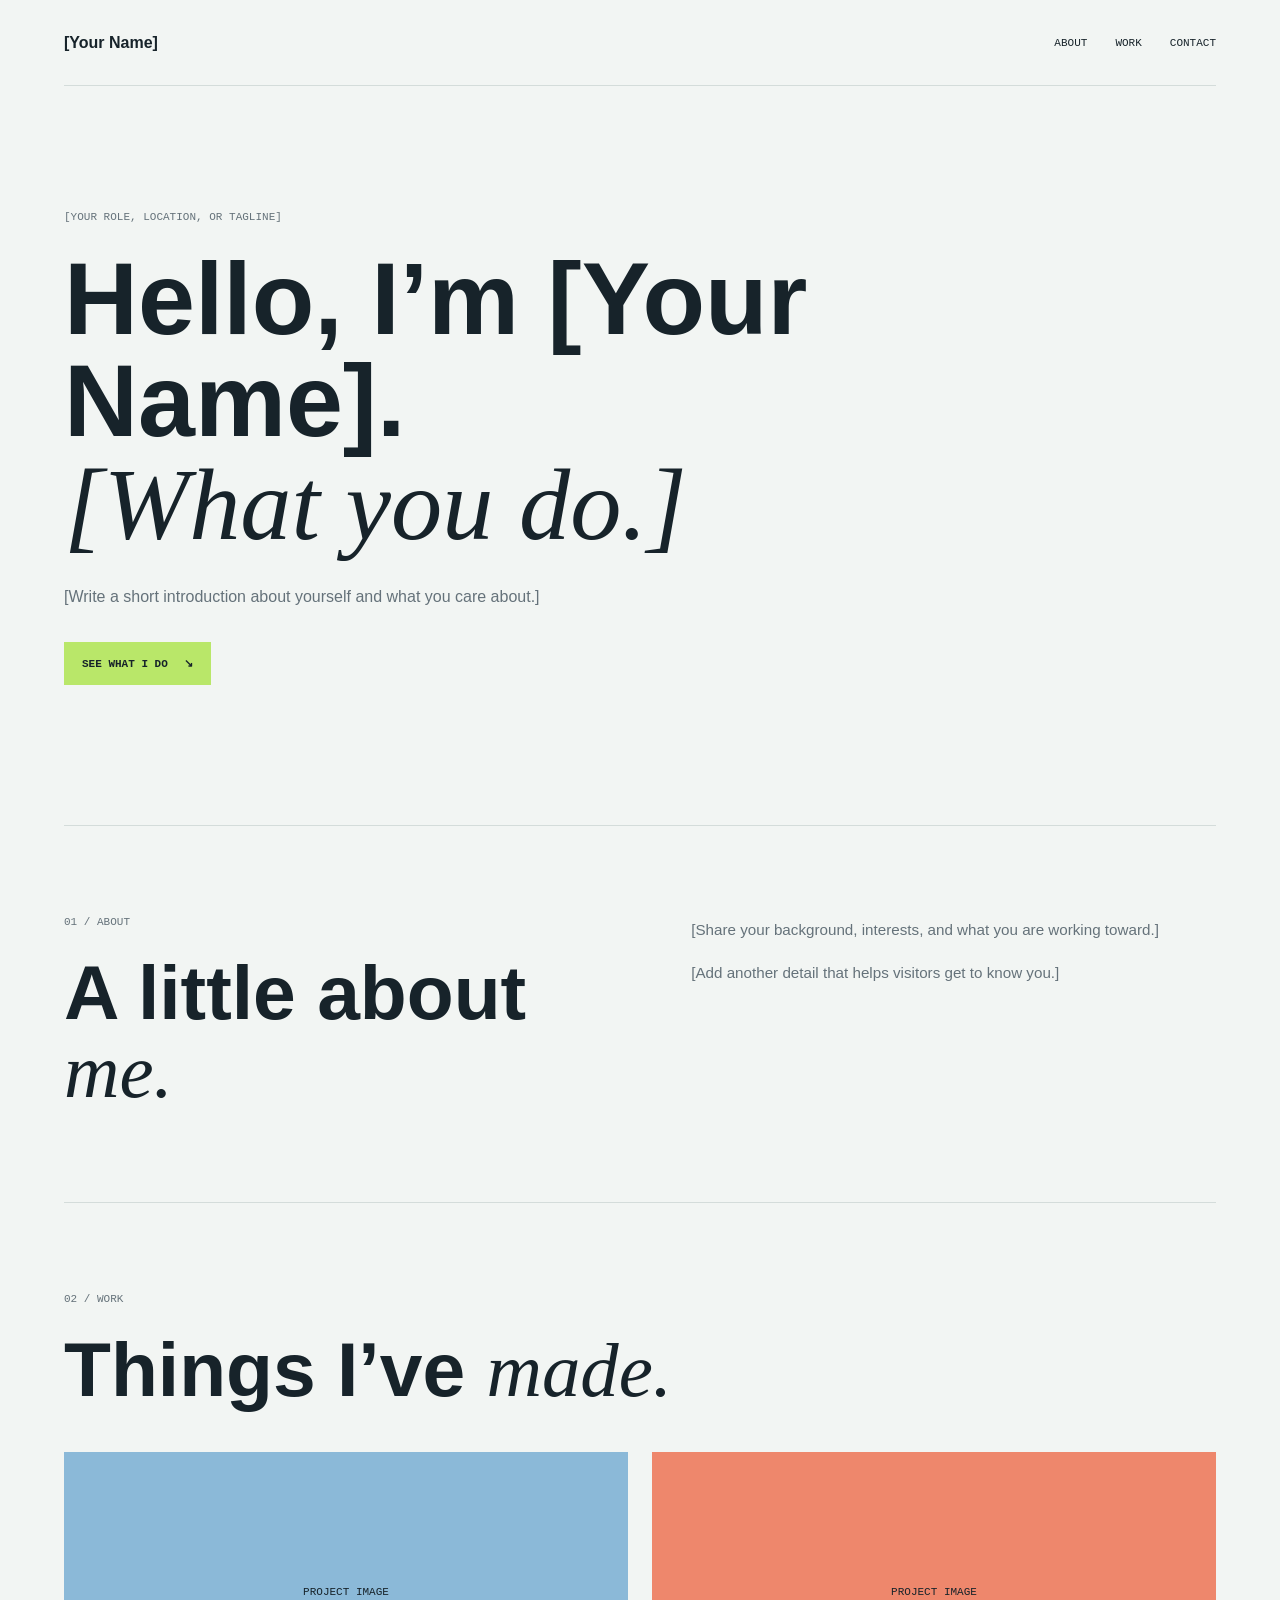
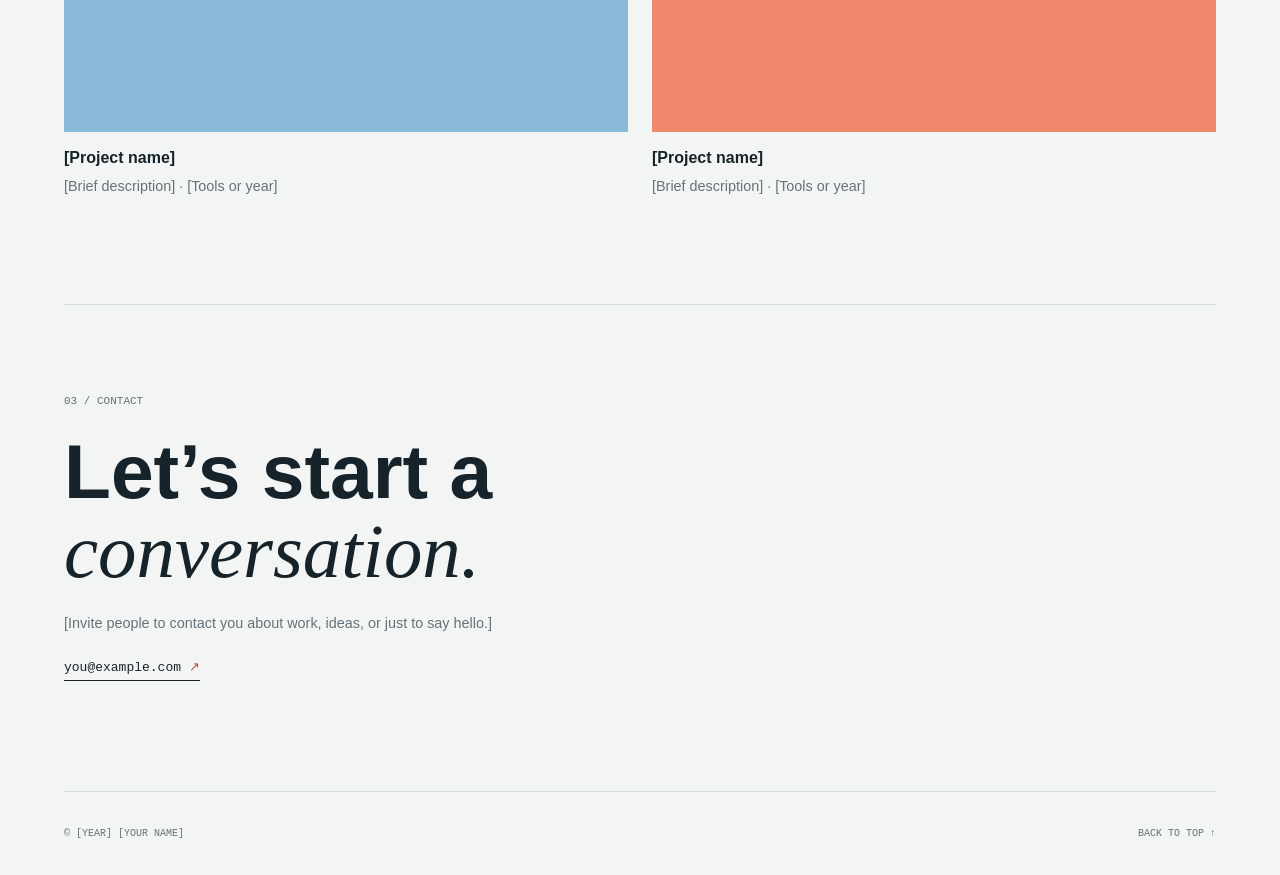
<file: skeleton.html>
<!doctype html>
<html lang="en">
<head>
  <meta charset="UTF-8">
  <meta name="viewport" content="width=device-width, initial-scale=1.0">
  <meta name="description" content="[A short description about you]">
  <title>[Your Name] | Personal Website</title>
  <link rel="stylesheet" href="skeleton.css">
</head>
<body>
  <div class="page-shell">
    <header class="site-header">
      <a class="brand" href="#top">[Your Name]</a>
      <nav aria-label="Main navigation">
        <a href="#about">About</a>
        <a href="#work">Work</a>
        <a href="#contact">Contact</a>
      </nav>
    </header>

    <main id="top">
      <section class="hero" aria-labelledby="hero-title">
        <p class="eyebrow">[Your role, location, or tagline]</p>
        <h1 id="hero-title">Hello, I’m [Your Name].<br><em>[What you do.]</em></h1>
        <p class="intro">[Write a short introduction about yourself and what you care about.]</p>
        <a class="button" href="#work">See what I do <span aria-hidden="true">↘</span></a>
      </section>

      <section class="section about" id="about" aria-labelledby="about-title">
        <div>
          <p class="eyebrow">01 / About</p>
          <h2 id="about-title">A little about <em>me.</em></h2>
        </div>
        <div class="section-copy">
          <p>[Share your background, interests, and what you are working toward.]</p>
          <p>[Add another detail that helps visitors get to know you.]</p>
        </div>
      </section>

      <section class="section" id="work" aria-labelledby="work-title">
        <p class="eyebrow">02 / Work</p>
        <h2 id="work-title">Things I’ve <em>made.</em></h2>
        <div class="work-grid">
          <article class="work-item">
            <div class="work-placeholder" aria-hidden="true">Project image</div>
            <h3>[Project name]</h3>
            <p>[Brief description] · [Tools or year]</p>
          </article>
          <article class="work-item">
            <div class="work-placeholder alternate" aria-hidden="true">Project image</div>
            <h3>[Project name]</h3>
            <p>[Brief description] · [Tools or year]</p>
          </article>
        </div>
      </section>

      <section class="section contact" id="contact" aria-labelledby="contact-title">
        <p class="eyebrow">03 / Contact</p>
        <h2 id="contact-title">Let’s start a <em>conversation.</em></h2>
        <p>[Invite people to contact you about work, ideas, or just to say hello.]</p>
        <a class="contact-link" href="mailto:you@example.com">you@example.com <span aria-hidden="true">↗</span></a>
      </section>
    </main>

    <footer class="site-footer">
      <span>© [Year] [Your Name]</span>
      <a href="#top">Back to top ↑</a>
    </footer>
  </div>
</body>
</html>
</file>
<file: skeleton.css>
:root {
  --ink: #17232a;
  --paper: #f2f5f3;
  --muted: #65727a;
  --line: #d4dcda;
  --lime: #b9e769;
  --coral: #ee876c;
  --blue: #8bb9d8;
  --serif: Georgia, 'Times New Roman', serif;
  --sans: 'Trebuchet MS', sans-serif;
  --mono: 'Courier New', monospace;
}

* { box-sizing: border-box; }
html { scroll-behavior: smooth; }
body { margin: 0; background: var(--paper); color: var(--ink); font-family: var(--sans); }
a { color: inherit; text-decoration: none; }
a:focus-visible { outline: 2px solid var(--coral); outline-offset: 5px; }
.page-shell { max-width: 1440px; margin: 0 auto; padding: 0 5vw; }
.site-header { min-height: 86px; display: flex; align-items: center; justify-content: space-between; border-bottom: 1px solid var(--line); }
.brand { font-size: 1rem; font-weight: 800; }
nav { display: flex; gap: 28px; font: 11px var(--mono); text-transform: uppercase; }
nav a:hover, .site-footer a:hover { color: #b75037; }
.hero { padding: 125px 0 140px; }
.eyebrow { margin: 0 0 25px; color: var(--muted); font: 11px var(--mono); text-transform: uppercase; }
h1, h2, p { margin-top: 0; }
h1 { max-width: 960px; margin-bottom: 27px; font-size: clamp(3.4rem, 8vw, 7rem); line-height: 1; }
em { font-family: var(--serif); font-weight: 400; }
.intro { max-width: 540px; margin-bottom: 30px; color: var(--muted); font-size: 1rem; line-height: 1.8; }
.button { display: inline-flex; align-items: center; gap: 16px; padding: 15px 18px; background: var(--lime); font: 700 11px var(--mono); text-transform: uppercase; }
.button:hover { background: var(--coral); }
.section { padding: 90px 0; border-top: 1px solid var(--line); }
h2 { margin-bottom: 42px; font-size: clamp(2.8rem, 6vw, 5.5rem); line-height: 1.02; }
.about { display: grid; grid-template-columns: 1fr 1fr; gap: 8vw; }
.about h2 { margin-bottom: 0; }
.section-copy { max-width: 520px; color: var(--muted); font-size: .95rem; line-height: 1.8; }
.work-grid { display: grid; grid-template-columns: repeat(2, minmax(0, 1fr)); gap: 24px; }
.work-placeholder { min-height: 280px; display: grid; place-items: center; background: var(--blue); font: 11px var(--mono); text-transform: uppercase; }
.work-placeholder.alternate { background: var(--coral); }
.work-item h3 { margin: 17px 0 7px; font-size: 1rem; }
.work-item p, .contact > p:not(.eyebrow) { color: var(--muted); font-size: .9rem; line-height: 1.8; }
.contact { padding-bottom: 110px; }
.contact h2 { max-width: 800px; margin-bottom: 20px; }
.contact-link { display: inline-block; margin-top: 8px; padding-bottom: 5px; border-bottom: 1px solid var(--ink); font: 13px var(--mono); }
.contact-link span { color: #b75037; }
.site-footer { min-height: 84px; display: flex; align-items: center; justify-content: space-between; gap: 20px; border-top: 1px solid var(--line); color: var(--muted); font: 10px var(--mono); text-transform: uppercase; }

@media (max-width: 700px) {
  .page-shell { padding: 0 6vw; }
  .site-header { min-height: 74px; }
  nav { gap: 15px; font-size: 10px; }
  .hero { padding: 95px 0 105px; }
  h1 { font-size: clamp(3.1rem, 14vw, 5rem); }
  .section { padding: 70px 0; }
  .about, .work-grid { grid-template-columns: 1fr; gap: 30px; }
  .work-placeholder { min-height: 230px; }
  .site-footer { min-height: 76px; }
}

@media (max-width: 390px) {
  .site-header { align-items: flex-start; flex-direction: column; justify-content: center; gap: 12px; padding: 15px 0; }
  nav { gap: 18px; }
}
</file>
